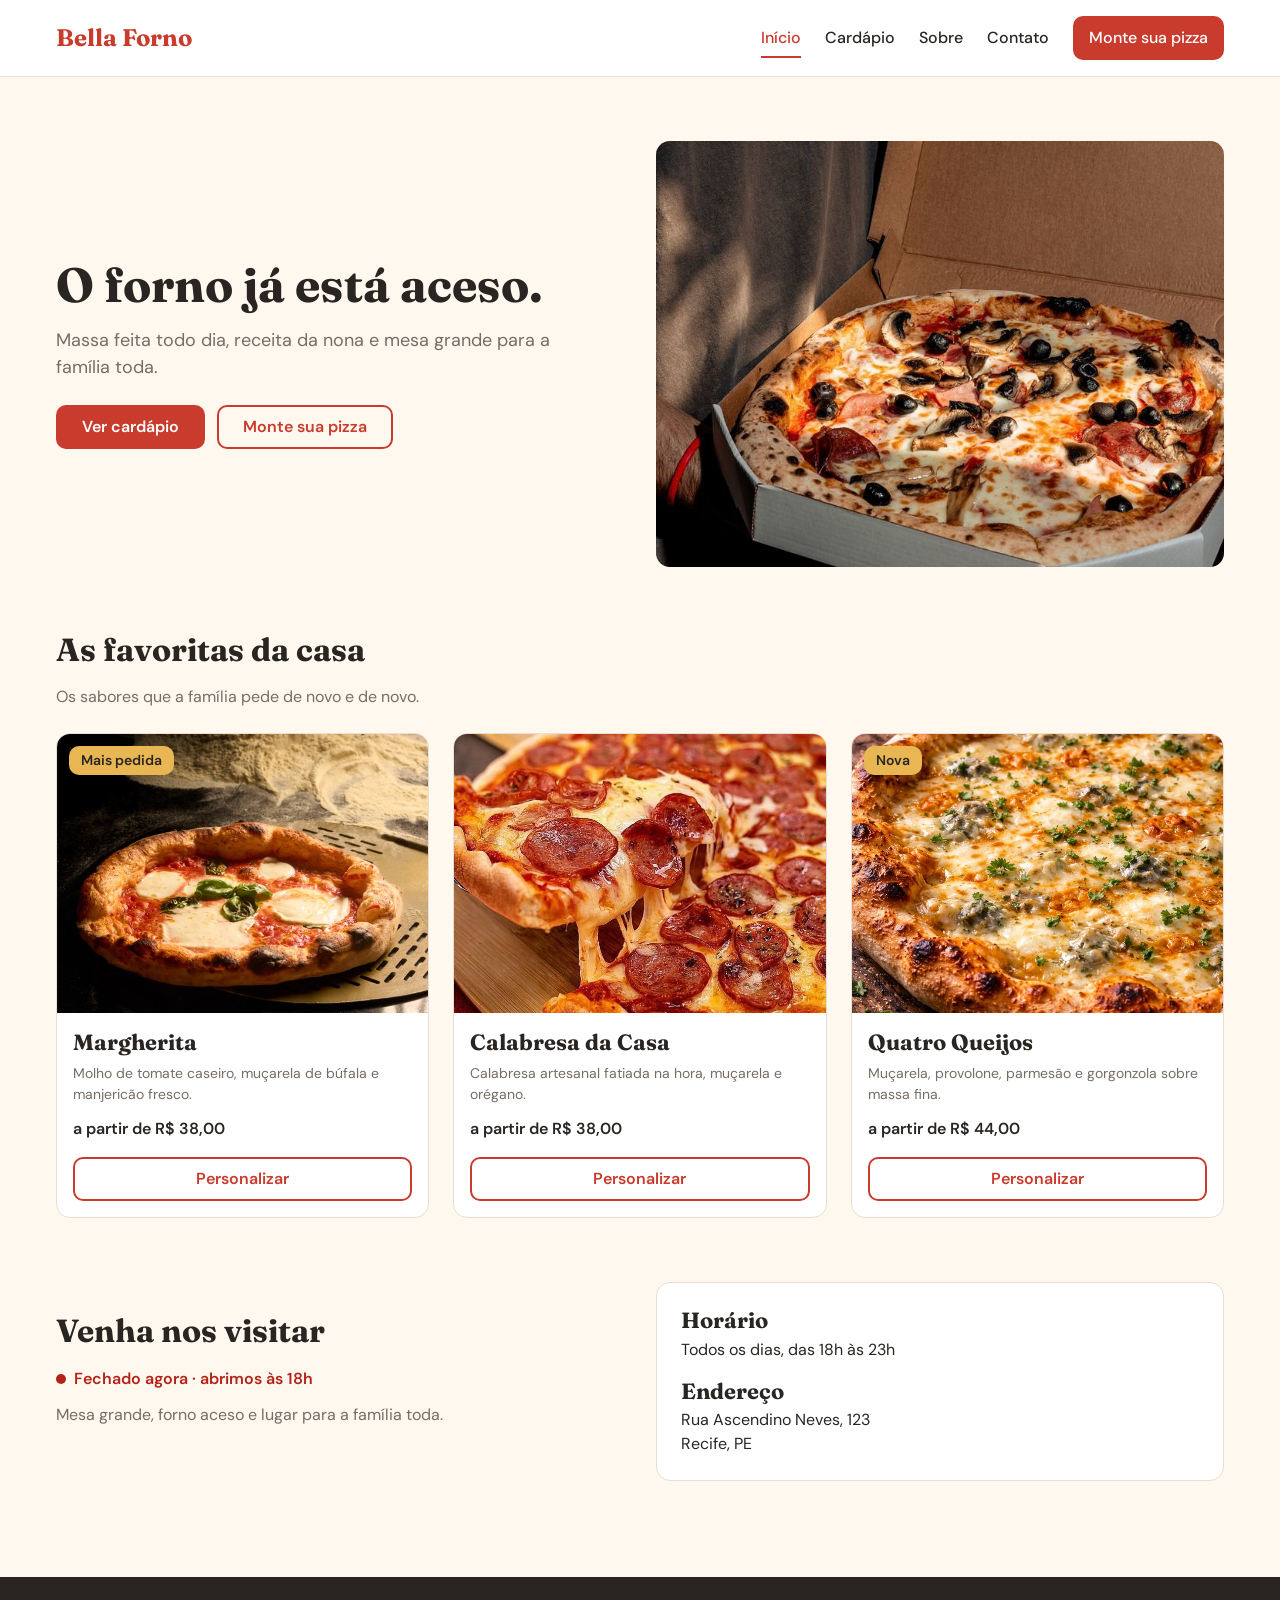
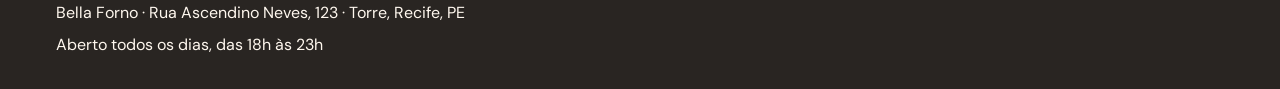
<file: index.html>
<!DOCTYPE html>
<html lang="pt-BR">
<head>
  <meta charset="UTF-8">
  <meta name="viewport" content="width=device-width, initial-scale=1">
  <title>Bella Forno | Pizzaria</title>
  <meta name="description" content="Pizzaria familiar com massa artesanal. Veja o cardápio e monte a sua pizza.">

  <link rel="preconnect" href="https://fonts.googleapis.com">
  <link rel="preconnect" href="https://fonts.gstatic.com" crossorigin>
  <link href="https://fonts.googleapis.com/css2?family=DM+Sans:wght@400;500;600&family=Fraunces:wght@600;700&display=swap" rel="stylesheet">

  <link rel="stylesheet" href="css/estilo.css">
</head>
<body>

<header class="site-header">
  <div class="container header-inner">
    <a href="index.html" class="logo">Bella Forno</a>

    <nav aria-label="Navegação principal">
      <ul class="menu">
        <li><a href="index.html" aria-current="page">Início</a></li>
        <li><a href="cardapio.html">Cardápio</a></li>
        <li><a href="sobre.html">Sobre</a></li>
        <li><a href="contato.html">Contato</a></li>
        <li><a href="monte-sua-pizza.html" class="menu-cta">Monte sua pizza</a></li>
      </ul>
    </nav>
  </div>
  </header>

<main>
  <section class="hero">
    <div class="container hero-inner">

      <div class="hero-text">
        <h1>O forno já está aceso.</h1>
        <p class="hero-lead">
          Massa feita todo dia, receita da nona e mesa grande para a família toda.
        </p>
        <div class="hero-actions">
          <a href="cardapio.html" class="btn btn-primary">Ver cardápio</a>
          <a href="monte-sua-pizza.html" class="btn btn-secondary">Monte sua pizza</a>
        </div>
      </div>

      <img src="img/hero-pizza.jpg" alt="Pizza artesanal recém-saída do forno" class="hero-image">

    </div>
  </section>
  <section class="section">
  <div class="container">
    <h2>As favoritas da casa</h2>
    <p class="section-lead">Os sabores que a família pede de novo e de novo.</p>

    <div class="cards-grid">

      <article class="card">
        <div class="card-media">
          <img src="img/pizza-margherita.jpg" alt="Pizza margherita com manjericão fresco">
          <span class="badge">Mais pedida</span>
        </div>
        <div class="card-body">
          <h3>Margherita</h3>
          <p class="card-text">Molho de tomate caseiro, muçarela de búfala e manjericão fresco.</p>
          <p class="card-price">a partir de R$ 38,00</p>
          <a href="monte-sua-pizza.html" class="btn btn-secondary">Personalizar</a>
        </div>
      </article>

      <article class="card">
        <div class="card-media">
          <img src="img/pizza-calabresa.jpg" alt="Pizza de calabresa com cebola">
        </div>
        <div class="card-body">
          <h3>Calabresa da Casa</h3>
          <p class="card-text">Calabresa artesanal fatiada na hora, muçarela e orégano.</p>
          <p class="card-price">a partir de R$ 38,00</p>
          <a href="monte-sua-pizza.html" class="btn btn-secondary">Personalizar</a>
        </div>
      </article>

      <article class="card">
        <div class="card-media">
          <img src="img/pizza-quatro-queijos.jpg" alt="Pizza quatro queijos">
          <span class="badge">Nova</span>
        </div>
        <div class="card-body">
          <h3>Quatro Queijos</h3>
          <p class="card-text">Muçarela, provolone, parmesão e gorgonzola sobre massa fina.</p>
          <p class="card-price">a partir de R$ 44,00</p>
          <a href="monte-sua-pizza.html" class="btn btn-secondary">Personalizar</a>
        </div>
      </article>

    </div>
  </div>
</section>
<section class="section">
  <div class="container info-grid">

    <div>
      <h2>Venha nos visitar</h2>
      <p id="status-aberto" class="status">Verificando horário...</p>
      <p class="section-lead">Mesa grande, forno aceso e lugar para a família toda.</p>
    </div>

    <div class="info-card">
      <h3>Horário</h3>
      <p>Todos os dias, das 18h às 23h</p>
      <h3>Endereço</h3>
      <p>Rua Ascendino Neves, 123<br>Recife, PE</p>
    </div>

  </div>
</section>
</main>

  <footer class="site-footer">
    <div class="container">
      <p>Bella Forno · Rua Ascendino Neves, 123 · Torre, Recife, PE</p>
      <p>Aberto todos os dias, das 18h às 23h</p>
    </div>
  </footer>
  <script src="js/script.js"></script>
</body>
</body>
</html>
</file>
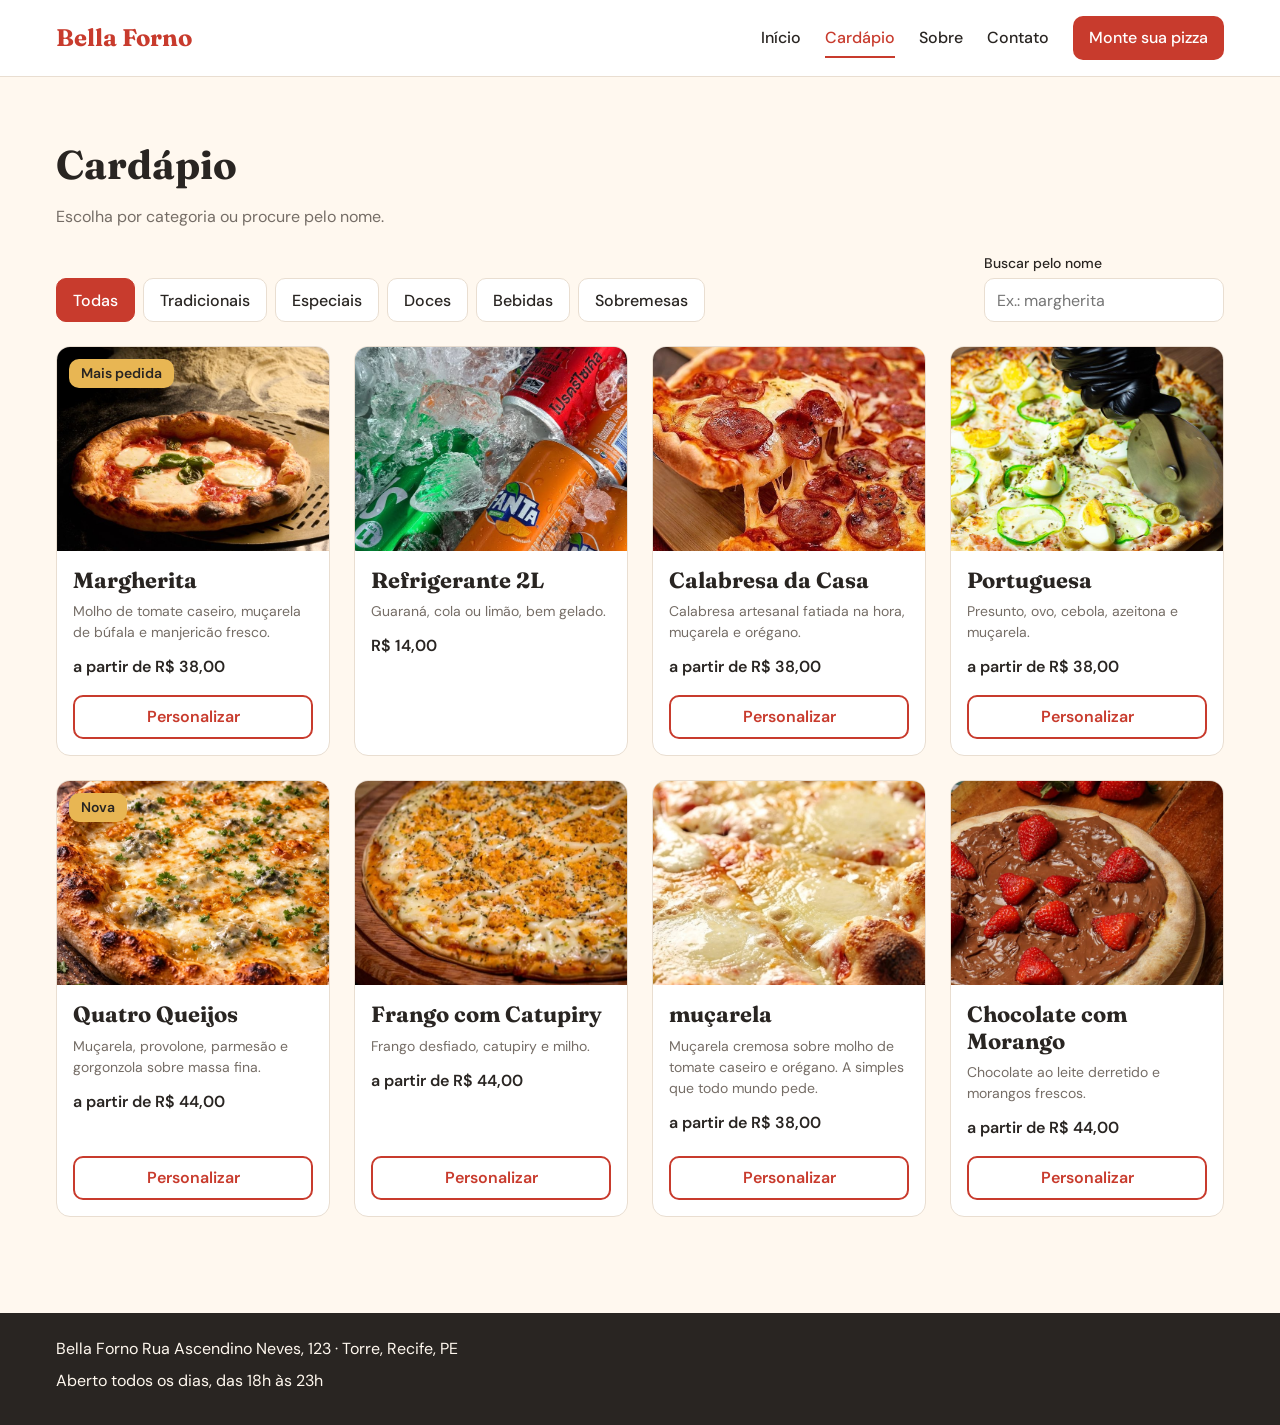
<file: cardapio.html>
<!DOCTYPE html>
<html lang="pt-BR">
<head>
  <meta charset="UTF-8">
  <meta name="viewport" content="width=device-width, initial-scale=1">
  <title>Cardápio | Bella forno</title>
  <meta name="description" content="Pizzaria familiar com massa artesanal. Veja o cardápio e monte a sua pizza.">

  <link rel="preconnect" href="https://fonts.googleapis.com">
  <link rel="preconnect" href="https://fonts.gstatic.com" crossorigin>
  <link href="https://fonts.googleapis.com/css2?family=DM+Sans:wght@400;500;600&family=Fraunces:wght@600;700&display=swap" rel="stylesheet">

  <link rel="stylesheet" href="css/estilo.css">
</head>
<body>

  <header class="site-header">
    <div class="container header-inner">
      <a href="index.html" class="logo">Bella Forno</a>

      <nav aria-label="Navegação principal">
        <ul class="menu">
          <li><a href="index.html">Início</a></li>
          <li><a href="cardapio.html" aria-current="page">Cardápio</a></li>
          <li><a href="sobre.html">Sobre</a></li>
          <li><a href="contato.html">Contato</a></li>
          <li><a href="monte-sua-pizza.html" class="menu-cta">Monte sua pizza</a></li>
        </ul>
      </nav>
    </div>
  </header>

<main>
  <section class="section">
    <div class="container">
      <h1>Cardápio</h1>
      <p class="section-lead">Escolha por categoria ou procure pelo nome.</p>

      <div class="cardapio-controles">
        <div class="filtros" role="group" aria-label="Filtrar por categoria">
          <button type="button" class="filtro ativo" data-filtro="todas" aria-pressed="true">Todas</button>
          <button type="button" class="filtro" data-filtro="tradicionais" aria-pressed="false">Tradicionais</button>
          <button type="button" class="filtro" data-filtro="especiais" aria-pressed="false">Especiais</button>
          <button type="button" class="filtro" data-filtro="doces" aria-pressed="false">Doces</button>
          <button type="button" class="filtro" data-filtro="bebidas" aria-pressed="false">Bebidas</button>
          <button type="button" class="filtro" data-filtro="sobremesas" aria-pressed="false">Sobremesas</button>
        </div>

        <div class="busca">
          <label for="busca">Buscar pelo nome</label>
          <input type="search" id="busca" placeholder="Ex.: margherita">
        </div>
      </div>

      <div class="cards-grid cards-grid-cardapio">

        <article class="card" data-categoria="tradicionais" data-nome="Margherita">
          <div class="card-media">
            <img src="img/pizza-margherita.jpg" alt="Pizza margherita com manjericão fresco">
            <span class="badge">Mais pedida</span>
          </div>
          <div class="card-body">
            <h3>Margherita</h3>
            <p class="card-text">Molho de tomate caseiro, muçarela de búfala e manjericão fresco.</p>
            <p class="card-price">a partir de R$ 38,00</p>
            <a href="monte-sua-pizza.html" class="btn btn-secondary">Personalizar</a>
          </div>
        </article>

        <article class="card" data-categoria="bebidas" data-nome="Refrigerante 2L">
          <div class="card-media">
            <img src="img/refri.jpg" alt="Garrafa de refrigerante bem gelada">
          </div>
          <div class="card-body">
            <h3>Refrigerante 2L</h3>
            <p class="card-text">Guaraná, cola ou limão, bem gelado.</p>
            <p class="card-price">R$ 14,00</p>
          </div>
        </article>

        <article class="card" data-categoria="tradicionais" data-nome="Calabresa da Casa">
  <div class="card-media">
    <img src="img/pizza-calabresa.jpg" alt="Pizza de calabresa com muçarela derretida">
  </div>
  <div class="card-body">
    <h3>Calabresa da Casa</h3>
    <p class="card-text">Calabresa artesanal fatiada na hora, muçarela e orégano.</p>
    <p class="card-price">a partir de R$ 38,00</p>
    <a href="monte-sua-pizza.html" class="btn btn-secondary">Personalizar</a>
  </div>
</article>

<article class="card" data-categoria="tradicionais" data-nome="Portuguesa">
  <div class="card-media">
    <img src="img/pizza-portuguesa.jpg" alt="Pizza portuguesa">
  </div>
  <div class="card-body">
    <h3>Portuguesa</h3>
    <p class="card-text">Presunto, ovo, cebola, azeitona e muçarela.</p>
    <p class="card-price">a partir de R$ 38,00</p>
    <a href="monte-sua-pizza.html" class="btn btn-secondary">Personalizar</a>
  </div>
</article>

<article class="card" data-categoria="especiais" data-nome="Quatro Queijos">
  <div class="card-media">
    <img src="img/pizza-quatro-queijos.jpg" alt="Pizza quatro queijos">
    <span class="badge">Nova</span>
  </div>
  <div class="card-body">
    <h3>Quatro Queijos</h3>
    <p class="card-text">Muçarela, provolone, parmesão e gorgonzola sobre massa fina.</p>
    <p class="card-price">a partir de R$ 44,00</p>
    <a href="monte-sua-pizza.html" class="btn btn-secondary">Personalizar</a>
  </div>
</article>

<article class="card" data-categoria="especiais" data-nome="Frango com Catupiry">
  <div class="card-media">
    <img src="img/frango-catupiry.jpg" alt="Pizza de frango com catupiry">
  </div>
  <div class="card-body">
    <h3>Frango com Catupiry</h3>
    <p class="card-text">Frango desfiado, catupiry e milho.</p>
    <p class="card-price">a partir de R$ 44,00</p>
    <a href="monte-sua-pizza.html" class="btn btn-secondary">Personalizar</a>
  </div>
</article>

<article class="card" data-categoria="tradicionais" data-nome="muçarela">
  <div class="card-media">
    <img src="img/mussarela.jpg" alt="Pizza de Muçarela">
  </div>
  <div class="card-body">
    <h3>muçarela</h3>
    <p class="card-text">Muçarela cremosa sobre molho de tomate caseiro e orégano. A simples que todo mundo pede.</p>
    <p class="card-price">a partir de R$ 38,00</p>
    <a href="monte-sua-pizza.html" class="btn btn-secondary">Personalizar</a>
  </div>
</article>

<article class="card" data-categoria="doces" data-nome="Chocolate com Morango">
  <div class="card-media">
    <img src="img/chocolate-morango.jpg" alt="Pizza doce de chocolate com morango">
  </div>
  <div class="card-body">
    <h3>Chocolate com Morango</h3>
    <p class="card-text">Chocolate ao leite derretido e morangos frescos.</p>
    <p class="card-price">a partir de R$ 44,00</p>
    <a href="monte-sua-pizza.html" class="btn btn-secondary">Personalizar</a>
  </div>
</article>

      </div>

      <p id="sem-resultados" class="sem-resultados" hidden>
        Nenhum item encontrado. Tente outra busca ou categoria.
      </p>
    </div>
  </section>
</main>

<script src="js/script.js"></script>
<script src="js/cardapio.js"></script>

  <footer class="site-footer">
    <div class="container">
      <p>Bella Forno Rua Ascendino Neves, 123 · Torre, Recife, PE</p>
      <p>Aberto todos os dias, das 18h às 23h</p>
    </div>
  </footer>

</body>
</html>
</file>
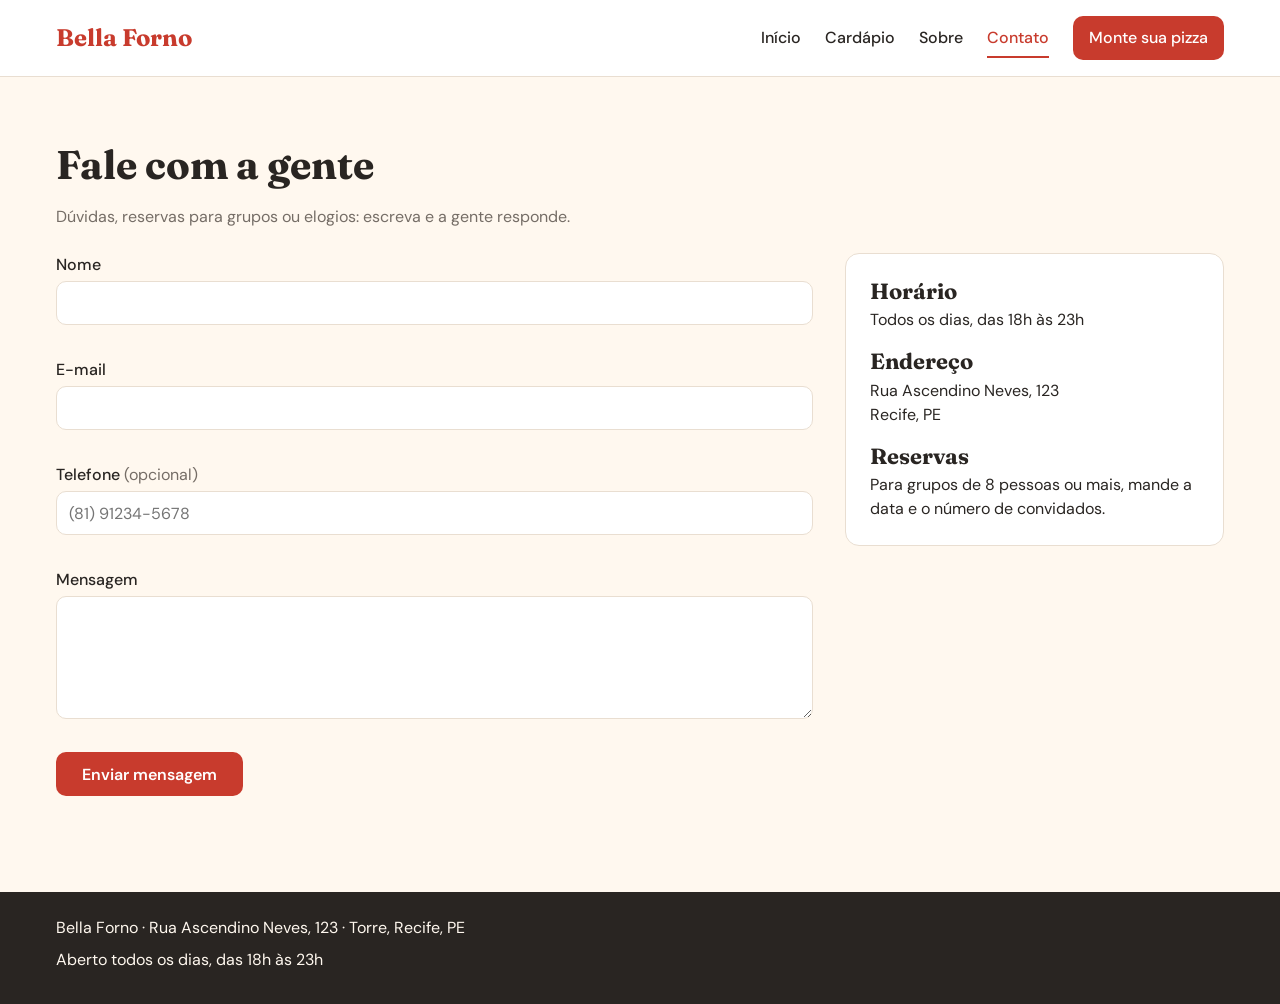
<file: contato.html>
<!DOCTYPE html>
<html lang="pt-BR">
<head>
  <meta charset="UTF-8">
  <meta name="viewport" content="width=device-width, initial-scale=1">
  <title>Contato | Bella forno</title>
  <meta name="description" content="Pizzaria familiar com massa artesanal. Veja o cardápio e monte a sua pizza.">

  <link rel="preconnect" href="https://fonts.googleapis.com">
  <link rel="preconnect" href="https://fonts.gstatic.com" crossorigin>
  <link href="https://fonts.googleapis.com/css2?family=DM+Sans:wght@400;500;600&family=Fraunces:wght@600;700&display=swap" rel="stylesheet">

  <link rel="stylesheet" href="css/estilo.css">
</head>
<body>

  <header class="site-header">
    <div class="container header-inner">
      <a href="index.html" class="logo">Bella Forno</a>

      <nav aria-label="Navegação principal">
        <ul class="menu">
          <li><a href="index.html">Início</a></li>
          <li><a href="cardapio.html">Cardápio</a></li>
          <li><a href="sobre.html">Sobre</a></li>
          <li><a href="contato.html" aria-current="page">Contato</a></li>
          <li><a href="monte-sua-pizza.html" class="menu-cta">Monte sua pizza</a></li>
        </ul>
      </nav>
    </div>
  </header>

<main>
  <section class="section">
    <div class="container">
      <h1>Fale com a gente</h1>
      <p class="section-lead">Dúvidas, reservas para grupos ou elogios: escreva e a gente responde.</p>

      <div class="contato-layout">

        <form id="form-contato" novalidate>

          <div class="campo">
            <label for="nome">Nome</label>
            <input type="text" id="nome" name="nome" autocomplete="name" required aria-describedby="erro-nome">
            <p class="erro-campo" id="erro-nome"></p>
          </div>

          <div class="campo">
            <label for="email">E-mail</label>
            <input type="email" id="email" name="email" autocomplete="email" required aria-describedby="erro-email">
            <p class="erro-campo" id="erro-email"></p>
          </div>

          <div class="campo">
            <label for="telefone">Telefone <span class="opcional">(opcional)</span></label>
            <input type="tel" id="telefone" name="telefone" autocomplete="tel" placeholder="(81) 91234-5678" aria-describedby="erro-telefone">
            <p class="erro-campo" id="erro-telefone"></p>
          </div>

          <div class="campo">
            <label for="mensagem">Mensagem</label>
            <textarea id="mensagem" name="mensagem" rows="5" required aria-describedby="erro-mensagem"></textarea>
            <p class="erro-campo" id="erro-mensagem"></p>
          </div>

          <button type="submit" class="btn btn-primary">Enviar mensagem</button>
          <p id="mensagem-sucesso-contato" class="mensagem-sucesso" role="status" hidden></p>
        </form>

        <aside class="info-card">
          <h3>Horário</h3>
          <p>Todos os dias, das 18h às 23h</p>
          <h3>Endereço</h3>
          <p> Rua Ascendino Neves, 123<br>Recife, PE</p>
          <h3>Reservas</h3>
          <p>Para grupos de 8 pessoas ou mais, mande a data e o número de convidados.</p>
        </aside>

      </div>
    </div>
  </section>
</main>

  <script src="js/script.js"></script>
  <script src="js/contato.js"></script>
</body>

  <footer class="site-footer">
    <div class="container">
      <p>Bella Forno · Rua Ascendino Neves, 123 · Torre, Recife, PE</p>
      <p>Aberto todos os dias, das 18h às 23h</p>
    </div>
  </footer>

</body>
</html>
</file>
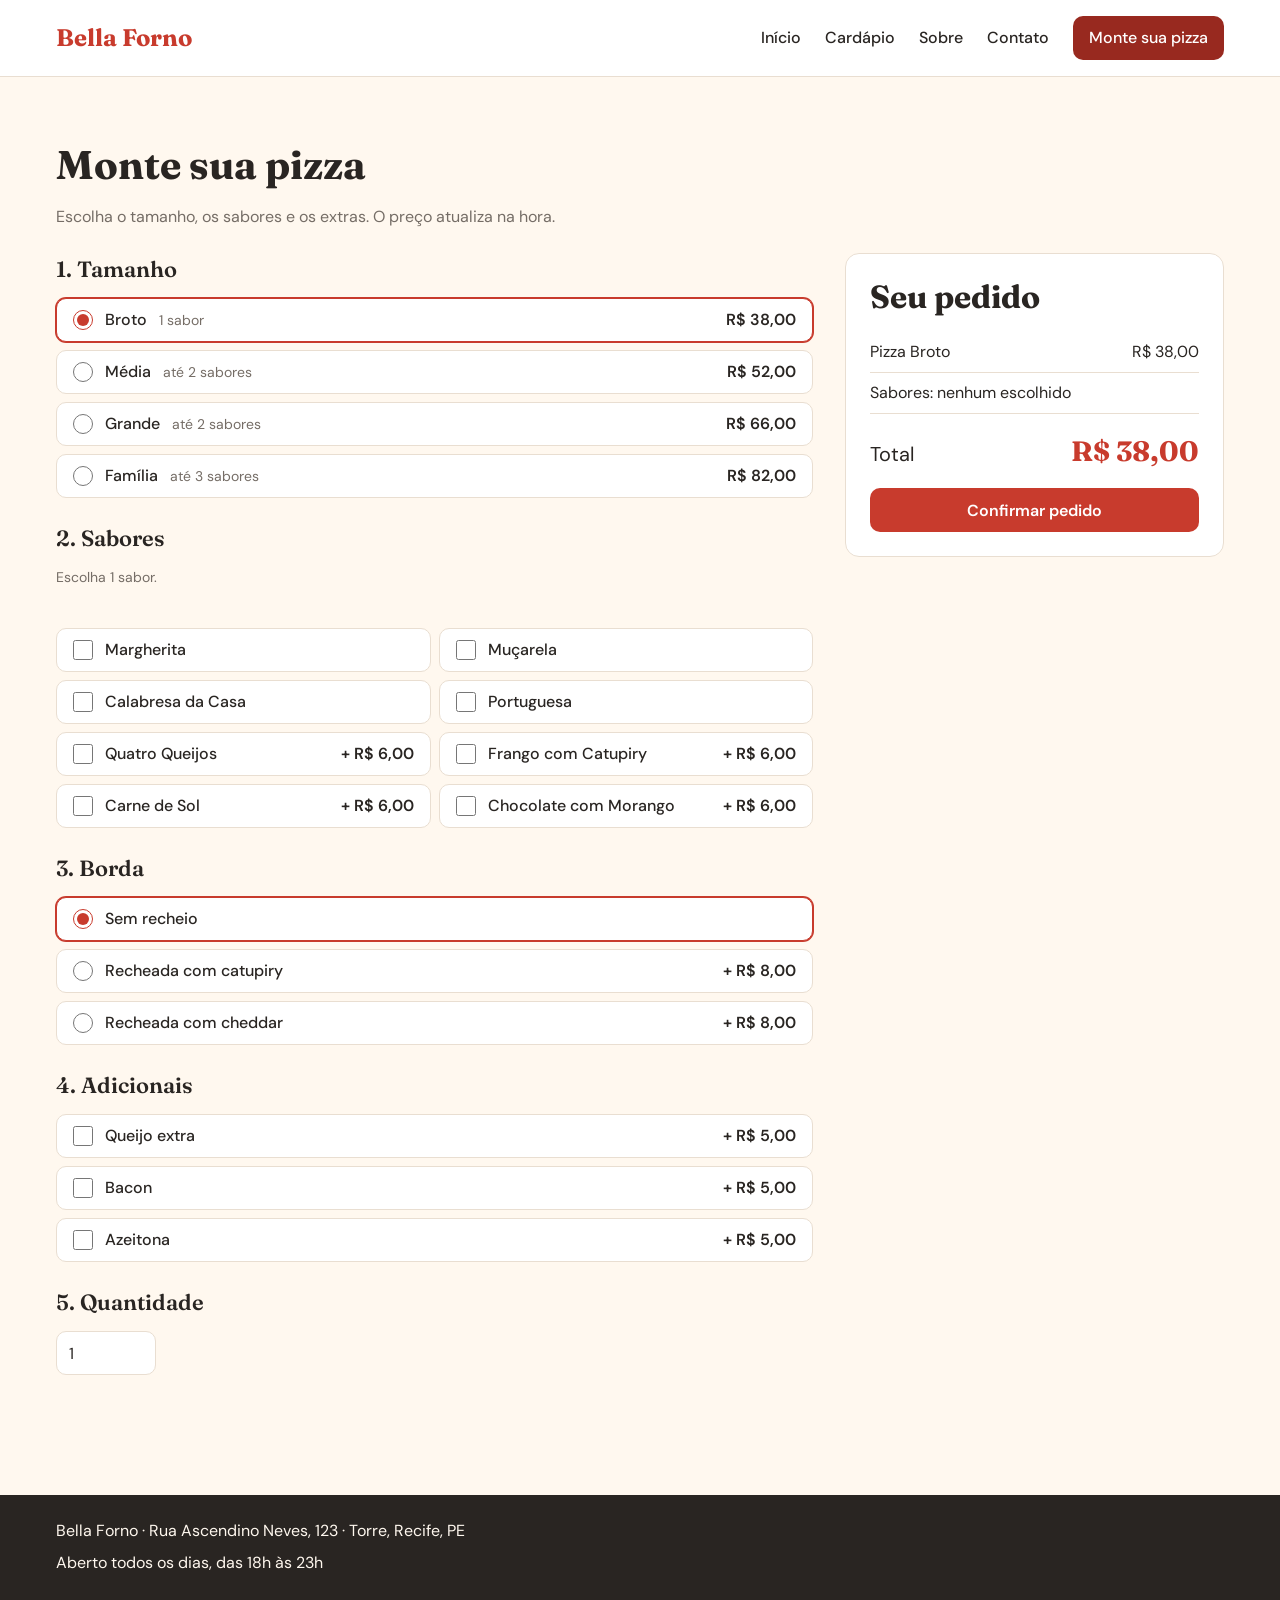
<file: monte-sua-pizza.html>
<!DOCTYPE html>
<html lang="pt-BR">
<head>
  <meta charset="UTF-8">
  <meta name="viewport" content="width=device-width, initial-scale=1">
  <title>Monte Sua Pizza | Bella Forno</title>
  <meta name="description" content="Pizzaria familiar com massa artesanal. Veja o cardápio e monte a sua pizza.">

  <link rel="preconnect" href="https://fonts.googleapis.com">
  <link rel="preconnect" href="https://fonts.gstatic.com" crossorigin>
  <link href="https://fonts.googleapis.com/css2?family=DM+Sans:wght@400;500;600&family=Fraunces:wght@600;700&display=swap" rel="stylesheet">

  <link rel="stylesheet" href="css/estilo.css">
</head>
<body>

  <header class="site-header">
    <div class="container header-inner">
      <a href="index.html" class="logo">Bella Forno</a>

      <nav aria-label="Navegação principal">
        <ul class="menu">
          <li><a href="index.html">Início</a></li>
          <li><a href="cardapio.html">Cardápio</a></li>
          <li><a href="sobre.html">Sobre</a></li>
          <li><a href="contato.html">Contato</a></li>
          <li><a href="monte-sua-pizza.html" class="menu-cta" aria-current="page">Monte sua pizza</a></li>
        </ul>
      </nav>
    </div>
  </header>

<main>
  <section class="section">
    <div class="container">
      <h1>Monte sua pizza</h1>
      <p class="section-lead">Escolha o tamanho, os sabores e os extras. O preço atualiza na hora.</p>

      <form id="form-pizza" class="monte-layout">

        <div class="monte-opcoes">

          <fieldset class="grupo">
            <legend>1. Tamanho</legend>
            <div class="opcoes">
              <label class="opcao">
                <input type="radio" name="tamanho" value="Broto" data-preco="38" data-max="1" checked>
                <span class="opcao-nome">Broto</span>
                <span class="opcao-info">1 sabor</span>
                <span class="opcao-preco">R$ 38,00</span>
              </label>
              <label class="opcao">
                <input type="radio" name="tamanho" value="Média" data-preco="52" data-max="2">
                <span class="opcao-nome">Média</span>
                <span class="opcao-info">até 2 sabores</span>
                <span class="opcao-preco">R$ 52,00</span>
              </label>
              <label class="opcao">
                <input type="radio" name="tamanho" value="Grande" data-preco="66" data-max="2">
                <span class="opcao-nome">Grande</span>
                <span class="opcao-info">até 2 sabores</span>
                <span class="opcao-preco">R$ 66,00</span>
              </label>
              <label class="opcao">
                <input type="radio" name="tamanho" value="Família" data-preco="82" data-max="3">
                <span class="opcao-nome">Família</span>
                <span class="opcao-info">até 3 sabores</span>
                <span class="opcao-preco">R$ 82,00</span>
              </label>
            </div>
          </fieldset>

          <fieldset class="grupo">
            <legend>2. Sabores</legend>
            <p class="grupo-dica" id="dica-sabores">Escolha até 1 sabor.</p>
            <p class="aviso" id="aviso-sabores" role="status"></p>
            <div class="opcoes opcoes-duas">
              <label class="opcao">
                <input type="checkbox" name="sabor" value="Margherita" data-preco="0">
                <span class="opcao-nome">Margherita</span>
              </label>
              <label class="opcao">
                <input type="checkbox" name="sabor" value="Muçarela" data-preco="0">
                <span class="opcao-nome">Muçarela</span>
              </label>
              <label class="opcao">
                <input type="checkbox" name="sabor" value="Calabresa da Casa" data-preco="0">
                <span class="opcao-nome">Calabresa da Casa</span>
              </label>
              <label class="opcao">
                <input type="checkbox" name="sabor" value="Portuguesa" data-preco="0">
                <span class="opcao-nome">Portuguesa</span>
              </label>
              <label class="opcao">
                <input type="checkbox" name="sabor" value="Quatro Queijos" data-preco="6">
                <span class="opcao-nome">Quatro Queijos</span>
                <span class="opcao-preco">+ R$ 6,00</span>
              </label>
              <label class="opcao">
                <input type="checkbox" name="sabor" value="Frango com Catupiry" data-preco="6">
                <span class="opcao-nome">Frango com Catupiry</span>
                <span class="opcao-preco">+ R$ 6,00</span>
              </label>
              <label class="opcao">
                <input type="checkbox" name="sabor" value="Carne de Sol" data-preco="6">
                <span class="opcao-nome">Carne de Sol</span>
                <span class="opcao-preco">+ R$ 6,00</span>
              </label>
              <label class="opcao">
                <input type="checkbox" name="sabor" value="Chocolate com Morango" data-preco="6">
                <span class="opcao-nome">Chocolate com Morango</span>
                <span class="opcao-preco">+ R$ 6,00</span>
              </label>
            </div>
          </fieldset>

          <fieldset class="grupo">
            <legend>3. Borda</legend>
            <div class="opcoes">
              <label class="opcao">
                <input type="radio" name="borda" value="Sem recheio" data-preco="0" checked>
                <span class="opcao-nome">Sem recheio</span>
              </label>
              <label class="opcao">
                <input type="radio" name="borda" value="Borda de catupiry" data-preco="8">
                <span class="opcao-nome">Recheada com catupiry</span>
                <span class="opcao-preco">+ R$ 8,00</span>
              </label>
              <label class="opcao">
                <input type="radio" name="borda" value="Borda de cheddar" data-preco="8">
                <span class="opcao-nome">Recheada com cheddar</span>
                <span class="opcao-preco">+ R$ 8,00</span>
              </label>
            </div>
          </fieldset>

          <fieldset class="grupo">
            <legend>4. Adicionais</legend>
            <div class="opcoes">
              <label class="opcao">
                <input type="checkbox" name="adicional" value="Queijo extra" data-preco="5">
                <span class="opcao-nome">Queijo extra</span>
                <span class="opcao-preco">+ R$ 5,00</span>
              </label>
              <label class="opcao">
                <input type="checkbox" name="adicional" value="Bacon" data-preco="5">
                <span class="opcao-nome">Bacon</span>
                <span class="opcao-preco">+ R$ 5,00</span>
              </label>
              <label class="opcao">
                <input type="checkbox" name="adicional" value="Azeitona" data-preco="5">
                <span class="opcao-nome">Azeitona</span>
                <span class="opcao-preco">+ R$ 5,00</span>
              </label>
            </div>
          </fieldset>

          <div class="grupo campo-quantidade">
            <label for="quantidade" class="grupo-titulo">5. Quantidade</label>
            <input type="number" id="quantidade" name="quantidade" min="1" max="10" value="1">
          </div>

        </div>

        <aside class="resumo" aria-labelledby="titulo-resumo">
          <h2 id="titulo-resumo">Seu pedido</h2>
          <ul id="resumo-lista" class="resumo-lista"></ul>
          <p class="resumo-total">
            <span>Total</span>
            <strong id="resumo-total">R$ 0,00</strong>
          </p>
          <button type="submit" class="btn btn-primary">Confirmar pedido</button>
          <p id="mensagem-sucesso" class="mensagem-sucesso" role="status" hidden></p>
        </aside>

      </form>
    </div>
  </section>
</main>

  <footer class="site-footer">
    <div class="container">
      <p>Bella Forno · Rua Ascendino Neves, 123 · Torre, Recife, PE</p>
      <p>Aberto todos os dias, das 18h às 23h</p>
    </div>
  </footer>
  <script src="js/script.js"></script>
  <script src="js/monte-pizza.js"></script>
</body>
</body>
</html>
</file>
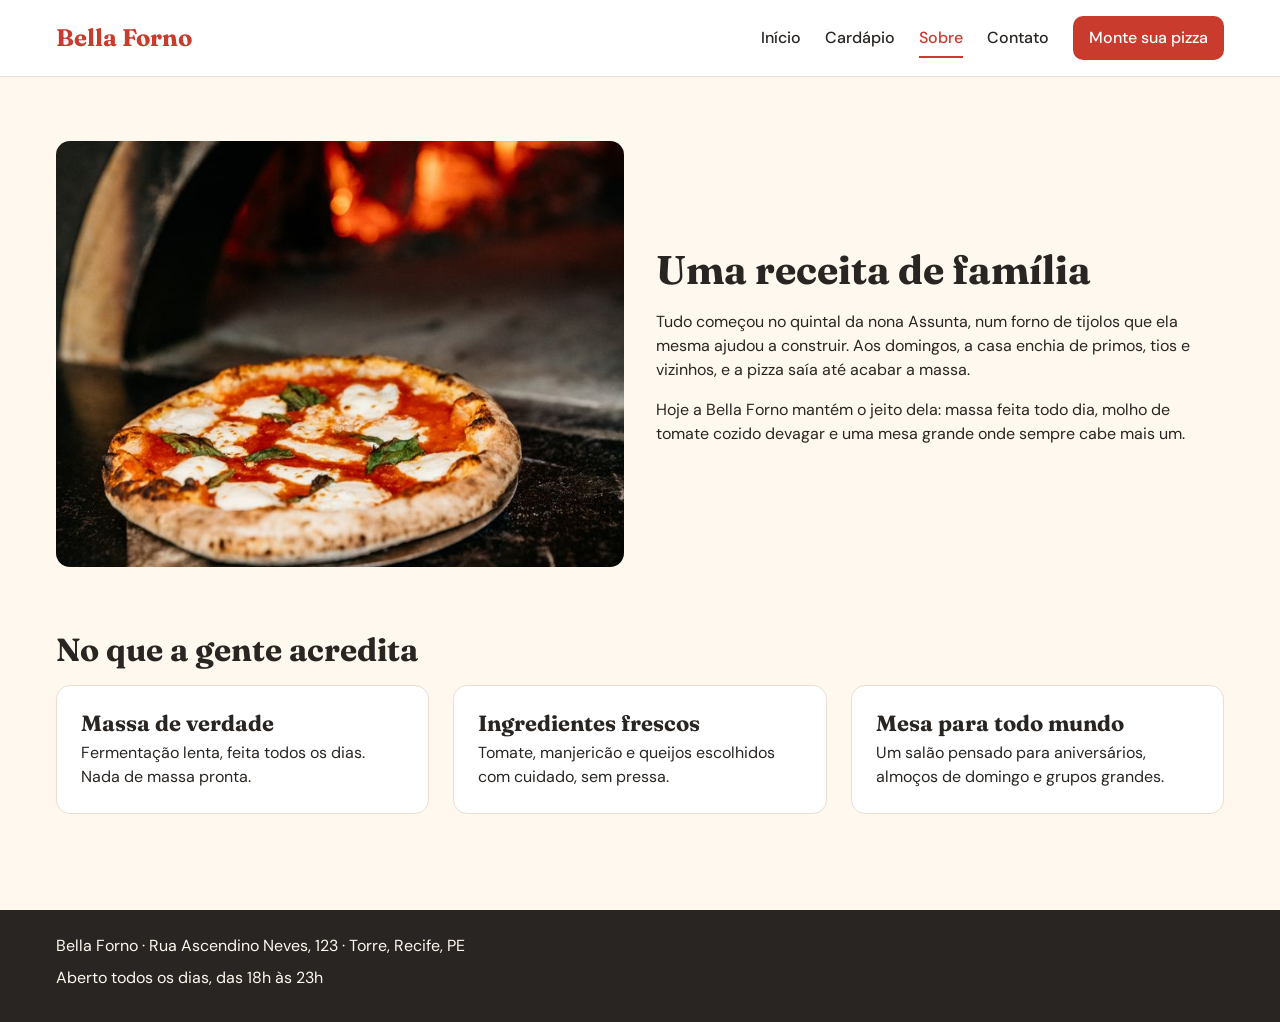
<file: sobre.html>
<!DOCTYPE html>
<html lang="pt-BR">
<head>
  <meta charset="UTF-8">
  <meta name="viewport" content="width=device-width, initial-scale=1">
  <title>Sobre | Bella forno</title>
  <meta name="description" content="Pizzaria familiar com massa artesanal. Veja o cardápio e monte a sua pizza.">

  <link rel="preconnect" href="https://fonts.googleapis.com">
  <link rel="preconnect" href="https://fonts.gstatic.com" crossorigin>
  <link href="https://fonts.googleapis.com/css2?family=DM+Sans:wght@400;500;600&family=Fraunces:wght@600;700&display=swap" rel="stylesheet">

  <link rel="stylesheet" href="css/estilo.css">
</head>
<body>

  <header class="site-header">
    <div class="container header-inner">
      <a href="index.html" class="logo">Bella Forno</a>

      <nav aria-label="Navegação principal">
        <ul class="menu">
          <li><a href="index.html">Início</a></li>
          <li><a href="cardapio.html">Cardápio</a></li>
          <li><a href="sobre.html" aria-current="page">Sobre</a></li>
          <li><a href="contato.html">Contato</a></li>
          <li><a href="monte-sua-pizza.html" class="menu-cta">Monte sua pizza</a></li>
        </ul>
      </nav>
    </div>
  </header>

<main>
  <section class="section">
    <div class="container split">
      <img src="img/forno.jpg" alt="Forno a lenha aceso na cozinha da Bella Forno" class="split-image">

      <div>
        <h1>Uma receita de família</h1>
        <p>
          Tudo começou no quintal da nona Assunta, num forno de tijolos que ela
          mesma ajudou a construir. Aos domingos, a casa enchia de primos, tios
          e vizinhos, e a pizza saía até acabar a massa.
        </p>
        <p>
          Hoje a Bella Forno mantém o jeito dela: massa feita todo dia, molho de
          tomate cozido devagar e uma mesa grande onde sempre cabe mais um.
        </p>
      </div>
    </div>
  </section>

  <section class="section">
    <div class="container">
      <h2>No que a gente acredita</h2>

      <div class="cards-grid">
        <article class="info-card">
          <h3>Massa de verdade</h3>
          <p>Fermentação lenta, feita todos os dias. Nada de massa pronta.</p>
        </article>

        <article class="info-card">
          <h3>Ingredientes frescos</h3>
          <p>Tomate, manjericão e queijos escolhidos com cuidado, sem pressa.</p>
        </article>

        <article class="info-card">
          <h3>Mesa para todo mundo</h3>
          <p>Um salão pensado para aniversários, almoços de domingo e grupos grandes.</p>
        </article>
      </div>
    </div>
  </section>
</main>

  <footer class="site-footer">
    <div class="container">
      <p>Bella Forno · Rua Ascendino Neves, 123 · Torre, Recife, PE</p>
      <p>Aberto todos os dias, das 18h às 23h</p>
    </div>
  </footer>

</body>
</html>
</file>
<file: css/estilo.css>
:root {
  --color-primary: #C83B2D;
  --color-primary-dark: #98291F;
  --color-secondary: #526343;
  --color-accent: #E8B653;
  --color-background: #FFF8EF;
  --color-surface: #FFFFFF;
  --color-text: #292522;
  --color-muted: #756D66;
  --color-border: #E9DED1;
  --color-success: #347A4A;
  --color-error: #B42318;

  --font-title: "Fraunces", Georgia, serif;
  --font-body: "DM Sans", Arial, sans-serif;

  --radius-card: 14px;
  --radius-button: 10px;

  --space-1: 4px;
  --space-2: 8px;
  --space-3: 12px;
  --space-4: 16px;
  --space-6: 24px;
  --space-8: 32px;

  --content-width: 1200px;
  --control-height: 44px;
}

*,
*::before,
*::after {
  box-sizing: border-box;
}

body {
  margin: 0;
  min-height: 100vh;
  display: flex;
  flex-direction: column;
  font-family: var(--font-body);
  font-size: 16px;
  line-height: 1.5;
  color: var(--color-text);
  background-color: var(--color-background);
}

h1,
h2,
h3 {
  font-family: var(--font-title);
  line-height: 1.2;
  margin: 0 0 var(--space-4);
}

h1 {
  font-size: 2.5rem;
}

h2 {
  font-size: 2rem;
}

h3 {
  font-size: 1.375rem;
}

a {
  color: inherit;
}

a:focus-visible {
  outline: 3px solid var(--color-primary-dark);
  outline-offset: 3px;
}

img {
  max-width: 100%;
  display: block;
}

.container {
  width: 100%;
  max-width: var(--content-width);
  margin: 0 auto;
  padding: 0 var(--space-4);
}

main {
  flex: 1;
  padding: var(--space-8) 0;
}

.site-header {
  background-color: var(--color-surface);
  border-bottom: 1px solid var(--color-border);
}

.header-inner {
  display: flex;
  align-items: center;
  justify-content: space-between;
  gap: var(--space-4);
  padding-top: var(--space-4);
  padding-bottom: var(--space-4);
}

.logo {
  font-family: var(--font-title);
  font-size: 1.5rem;
  font-weight: 700;
  color: var(--color-primary);
  text-decoration: none;
}

.menu {
  display: flex;
  flex-wrap: wrap;
  align-items: center;
  gap: var(--space-6);
  list-style: none;
  margin: 0;
  padding: 0;
}

.menu a {
  text-decoration: none;
  font-weight: 500;
  padding: var(--space-2) 0;
  border-bottom: 2px solid transparent;
}

.menu a:hover {
  border-bottom-color: var(--color-primary);
}

.menu a[aria-current="page"] {
  color: var(--color-primary);
  border-bottom-color: var(--color-primary);
}

.menu .menu-cta {
  display: inline-flex;
  align-items: center;
  min-height: var(--control-height);
  padding: var(--space-2) var(--space-4);
  background-color: var(--color-primary);
  color: var(--color-surface);
  border-radius: var(--radius-button);
  border-bottom: none;
}

.menu .menu-cta:hover {
  background-color: var(--color-primary-dark);
}

.menu .menu-cta[aria-current="page"] {
  color: var(--color-surface);
  background-color: var(--color-primary-dark);
}

.site-footer {
  margin-top: var(--space-8);
  padding: var(--space-6) 0;
  background-color: var(--color-text);
  color: var(--color-background);
}

.site-footer p {
  margin: 0 0 var(--space-2);
}

.btn {
  display: inline-flex;
  align-items: center;
  justify-content: center;
  min-height: var(--control-height);
  padding: var(--space-2) var(--space-6);
  border: 2px solid transparent;
  border-radius: var(--radius-button);
  font-family: var(--font-body);
  font-size: 1rem;
  font-weight: 600;
  text-decoration: none;
  cursor: pointer;
}

.btn-primary {
  background-color: var(--color-primary);
  color: var(--color-surface);
}

.btn-primary:hover {
  background-color: var(--color-primary-dark);
}

.btn-secondary {
  background-color: transparent;
  color: var(--color-primary);
  border-color: var(--color-primary);
}

.btn-secondary:hover {
  background-color: var(--color-primary);
  color: var(--color-surface);
}

/* ===== Hero (página inicial) ===== */
.hero {
  padding: var(--space-8) 0;
}

.hero-inner {
  display: grid;
  grid-template-columns: 1fr 1fr;
  align-items: center;
  gap: var(--space-8);
}

.hero h1 {
  font-size: 3rem;
  line-height: 1.1;
}

.hero-lead {
  max-width: 45ch;
  margin: 0 0 var(--space-6);
  font-size: 1.125rem;
  color: var(--color-muted);
}

.hero-actions {
  display: flex;
  flex-wrap: wrap;
  gap: var(--space-3);
}

.hero-image,
.split-image {
  width: 100%;
  aspect-ratio: 4 / 3;
  object-fit: cover;
  border-radius: var(--radius-card);
  background-color: var(--color-border);
}

@media (max-width: 767px) {
  .hero-inner {
    grid-template-columns: 1fr;
  }

  .hero h1 {
    font-size: 2.25rem;
  }
}

.section {
  padding: var(--space-8) 0;
}

.section-lead {
  margin: 0 0 var(--space-6);
  color: var(--color-muted);
}

.cards-grid {
  display: grid;
  grid-template-columns: repeat(auto-fit, minmax(260px, 1fr));
  gap: var(--space-6);
}

.card {
  display: flex;
  flex-direction: column;
  background-color: var(--color-surface);
  border: 1px solid var(--color-border);
  border-radius: var(--radius-card);
  overflow: hidden;
  transition: border-color 0.2s;
}

.card:hover {
  border-color: var(--color-primary);
}

.card-media {
  position: relative;
}

.card-media img {
  width: 100%;
  aspect-ratio: 4 / 3;
  object-fit: cover;
  background-color: var(--color-border);
}

.badge {
  position: absolute;
  top: var(--space-3);
  left: var(--space-3);
  padding: var(--space-1) var(--space-3);
  background-color: var(--color-accent);
  color: var(--color-text);
  border-radius: var(--radius-button);
  font-size: 0.875rem;
  font-weight: 600;
}

.card-body {
  display: flex;
  flex-direction: column;
  flex: 1;
  padding: var(--space-4);
}

.card-body h3 {
  margin-bottom: var(--space-2);
}

.card-text {
  margin: 0 0 var(--space-3);
  font-size: 0.875rem;
  color: var(--color-muted);
}

.card-price {
  margin: 0 0 var(--space-4);
  font-weight: 600;
}

.card-body .btn {
  margin-top: auto;
}

.info-grid {
  display: grid;
  grid-template-columns: 1fr 1fr;
  align-items: center;
  gap: var(--space-8);
}

.info-card {
  padding: var(--space-6);
  background-color: var(--color-surface);
  border: 1px solid var(--color-border);
  border-radius: var(--radius-card);
}

.info-card h3 {
  margin-bottom: var(--space-1);
}

.info-card p {
  margin: 0 0 var(--space-4);
}

.info-card p:last-child {
  margin-bottom: 0;
}

.status {
  display: inline-flex;
  align-items: center;
  gap: var(--space-2);
  margin: 0 0 var(--space-3);
  font-weight: 600;
}

.status::before {
  content: "";
  width: 10px;
  height: 10px;
  border-radius: 50%;
  background-color: currentColor;
}

.status.is-open {
  color: var(--color-success);
}

.status.is-closed {
  color: var(--color-error);
}

@media (max-width: 767px) {
  .info-grid {
    grid-template-columns: 1fr;
  }
}

[hidden] {
  display: none !important;
}

.cardapio-controles {
  display: flex;
  flex-wrap: wrap;
  align-items: flex-end;
  justify-content: space-between;
  gap: var(--space-4);
  margin-bottom: var(--space-6);
}

.filtros {
  display: flex;
  flex-wrap: wrap;
  gap: var(--space-2);
}

.filtro {
  min-height: var(--control-height);
  padding: var(--space-2) var(--space-4);
  background-color: var(--color-surface);
  color: var(--color-text);
  border: 1px solid var(--color-border);
  border-radius: var(--radius-button);
  font-family: var(--font-body);
  font-size: 1rem;
  font-weight: 500;
  cursor: pointer;
}

.filtro:hover {
  border-color: var(--color-primary);
}

.filtro.ativo {
  background-color: var(--color-primary);
  border-color: var(--color-primary);
  color: var(--color-surface);
}

.filtro:focus-visible,
.busca input:focus-visible {
  outline: 3px solid var(--color-primary-dark);
  outline-offset: 3px;
}

.busca label {
  display: block;
  margin-bottom: var(--space-1);
  font-size: 0.875rem;
  font-weight: 500;
}

.busca input {
  min-height: var(--control-height);
  width: 100%;
  min-width: 240px;
  padding: var(--space-2) var(--space-3);
  background-color: var(--color-surface);
  color: var(--color-text);
  border: 1px solid var(--color-border);
  border-radius: var(--radius-button);
  font-family: var(--font-body);
  font-size: 1rem;
}

.sem-resultados {
  margin: var(--space-6) 0 0;
  color: var(--color-muted);
}

.monte-layout {
  display: grid;
  grid-template-columns: 2fr 1fr;
  gap: var(--space-8);
  align-items: start;
}

.grupo {
  border: 0;
  margin: 0 0 var(--space-6);
  padding: 0;
  min-width: 0;
}

.grupo legend,
.grupo-titulo {
  display: block;
  margin-bottom: var(--space-3);
  padding: 0;
  font-family: var(--font-title);
  font-size: 1.375rem;
  font-weight: 600;
}

.grupo-dica {
  margin: 0 0 var(--space-2);
  color: var(--color-muted);
  font-size: 0.875rem;
}

.aviso {
  margin: 0 0 var(--space-2);
  min-height: 1.5em;
  color: var(--color-error);
  font-weight: 500;
}

.opcoes {
  display: grid;
  gap: var(--space-2);
}

.opcoes-duas {
  grid-template-columns: repeat(auto-fit, minmax(280px, 1fr));
}

.opcao {
  display: flex;
  align-items: center;
  gap: var(--space-3);
  min-height: var(--control-height);
  padding: var(--space-2) var(--space-4);
  background-color: var(--color-surface);
  border: 1px solid var(--color-border);
  border-radius: var(--radius-button);
  cursor: pointer;
}

.opcao:hover {
  border-color: var(--color-primary);
}

.opcao:has(input:checked) {
  border-color: var(--color-primary);
  box-shadow: 0 0 0 1px var(--color-primary);
}

.opcao:has(input:focus-visible) {
  outline: 3px solid var(--color-primary-dark);
  outline-offset: 3px;
}

.opcao input {
  flex-shrink: 0;
  width: 20px;
  height: 20px;
  margin: 0;
  accent-color: var(--color-primary);
}

.opcao-nome {
  font-weight: 500;
}

.opcao-info {
  color: var(--color-muted);
  font-size: 0.875rem;
}

.opcao-preco {
  margin-left: auto;
  font-weight: 600;
  white-space: nowrap;
}

.campo-quantidade input {
  width: 100px;
  min-height: var(--control-height);
  padding: var(--space-2) var(--space-3);
  background-color: var(--color-surface);
  color: var(--color-text);
  border: 1px solid var(--color-border);
  border-radius: var(--radius-button);
  font-family: var(--font-body);
  font-size: 1rem;
}

.resumo {
  position: sticky;
  top: var(--space-4);
  padding: var(--space-6);
  background-color: var(--color-surface);
  border: 1px solid var(--color-border);
  border-radius: var(--radius-card);
}

.resumo-lista {
  list-style: none;
  margin: 0 0 var(--space-4);
  padding: 0;
}

.resumo-lista li {
  display: flex;
  justify-content: space-between;
  gap: var(--space-3);
  padding: var(--space-2) 0;
  border-bottom: 1px solid var(--color-border);
}

.resumo-lista li span:last-child {
  white-space: nowrap;
}

.resumo-total {
  display: flex;
  justify-content: space-between;
  align-items: baseline;
  margin: 0 0 var(--space-4);
  font-size: 1.25rem;
}

.resumo-total strong {
  font-family: var(--font-title);
  font-size: 1.75rem;
  color: var(--color-primary);
}

.resumo .btn {
  width: 100%;
}

.mensagem-sucesso {
  margin: var(--space-4) 0 0;
  color: var(--color-success);
  font-weight: 600;
}

@media (max-width: 767px) {
  .monte-layout {
    grid-template-columns: 1fr;
  }

  .resumo {
    position: static;
  }
}

.split {
  display: grid;
  grid-template-columns: 1fr 1fr;
  align-items: center;
  gap: var(--space-8);
}

@media (max-width: 767px) {
  .split {
    grid-template-columns: 1fr;
  }
}

.contato-layout {
  display: grid;
  grid-template-columns: 2fr 1fr;
  gap: var(--space-8);
  align-items: start;
}

.campo {
  margin-bottom: var(--space-2);
}

.campo label {
  display: block;
  margin-bottom: var(--space-1);
  font-weight: 500;
}

.opcional {
  color: var(--color-muted);
  font-weight: 400;
}

.campo input,
.campo textarea {
  display: block;
  width: 100%;
  min-height: var(--control-height);
  padding: var(--space-2) var(--space-3);
  background-color: var(--color-surface);
  color: var(--color-text);
  border: 1px solid var(--color-border);
  border-radius: var(--radius-button);
  font-family: var(--font-body);
  font-size: 1rem;
}

.campo textarea {
  resize: vertical;
}

.campo input:focus-visible,
.campo textarea:focus-visible {
  outline: 3px solid var(--color-primary-dark);
  outline-offset: 2px;
}

.campo .campo-invalido {
  border-color: var(--color-error);
}

.erro-campo {
  margin: var(--space-1) 0 0;
  min-height: 1.5em;
  color: var(--color-error);
  font-size: 0.875rem;
  font-weight: 500;
}

@media (max-width: 767px) {
  .contato-layout {
    grid-template-columns: 1fr;
  }
}

.cards-grid-cardapio {
  grid-template-columns: repeat(auto-fill, minmax(260px, 1fr));
}
</file>
